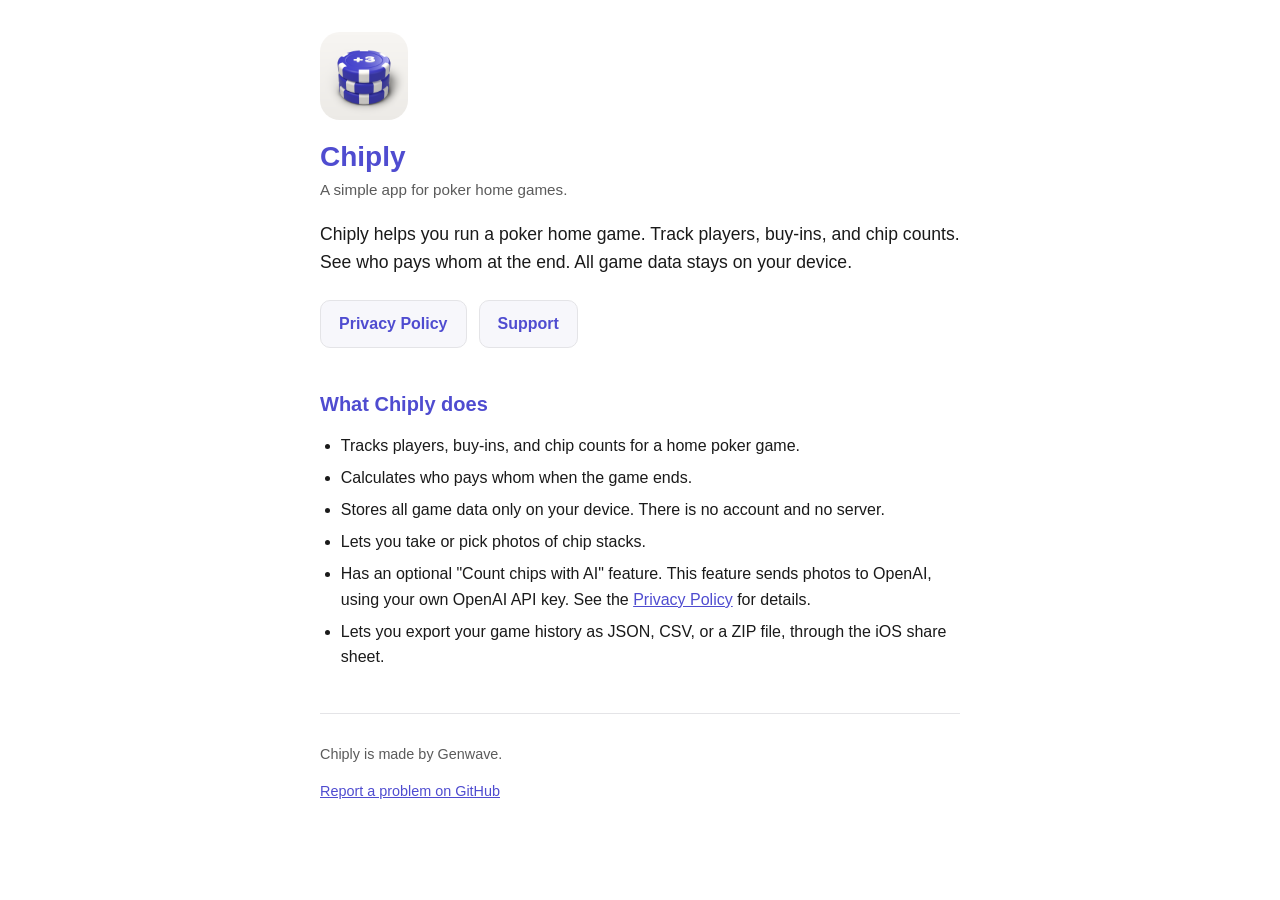
<file: index.html>
<!doctype html>
<html lang="en">
<head>
<meta charset="utf-8">
<meta name="viewport" content="width=device-width, initial-scale=1">
<title>Chiply</title>
<meta name="description" content="Chiply is an iOS app for tracking poker home games. All game data stays on your device.">
<link rel="icon" href="icon.png">
<link rel="stylesheet" href="style.css">
</head>
<body>
<main>
<img src="icon.png" alt="Chiply app icon" class="icon">
<h1>Chiply</h1>
<p class="meta">A simple app for poker home games.</p>

<p class="intro">Chiply helps you run a poker home game. Track players, buy-ins, and chip counts. See who pays whom at the end. All game data stays on your device.</p>

<div class="links">
<a href="privacy.html">Privacy Policy</a>
<a href="support.html">Support</a>
</div>

<h2>What Chiply does</h2>
<ul>
<li>Tracks players, buy-ins, and chip counts for a home poker game.</li>
<li>Calculates who pays whom when the game ends.</li>
<li>Stores all game data only on your device. There is no account and no server.</li>
<li>Lets you take or pick photos of chip stacks.</li>
<li>Has an optional "Count chips with AI" feature. This feature sends photos to OpenAI, using your own OpenAI API key. See the <a href="privacy.html">Privacy Policy</a> for details.</li>
<li>Lets you export your game history as JSON, CSV, or a ZIP file, through the iOS share sheet.</li>
</ul>

<footer>
<p>Chiply is made by Genwave.</p>
<p><a href="https://github.com/GenWaveLLC/chiply-site/issues">Report a problem on GitHub</a></p>
</footer>
</main>
</body>
</html>
</file>
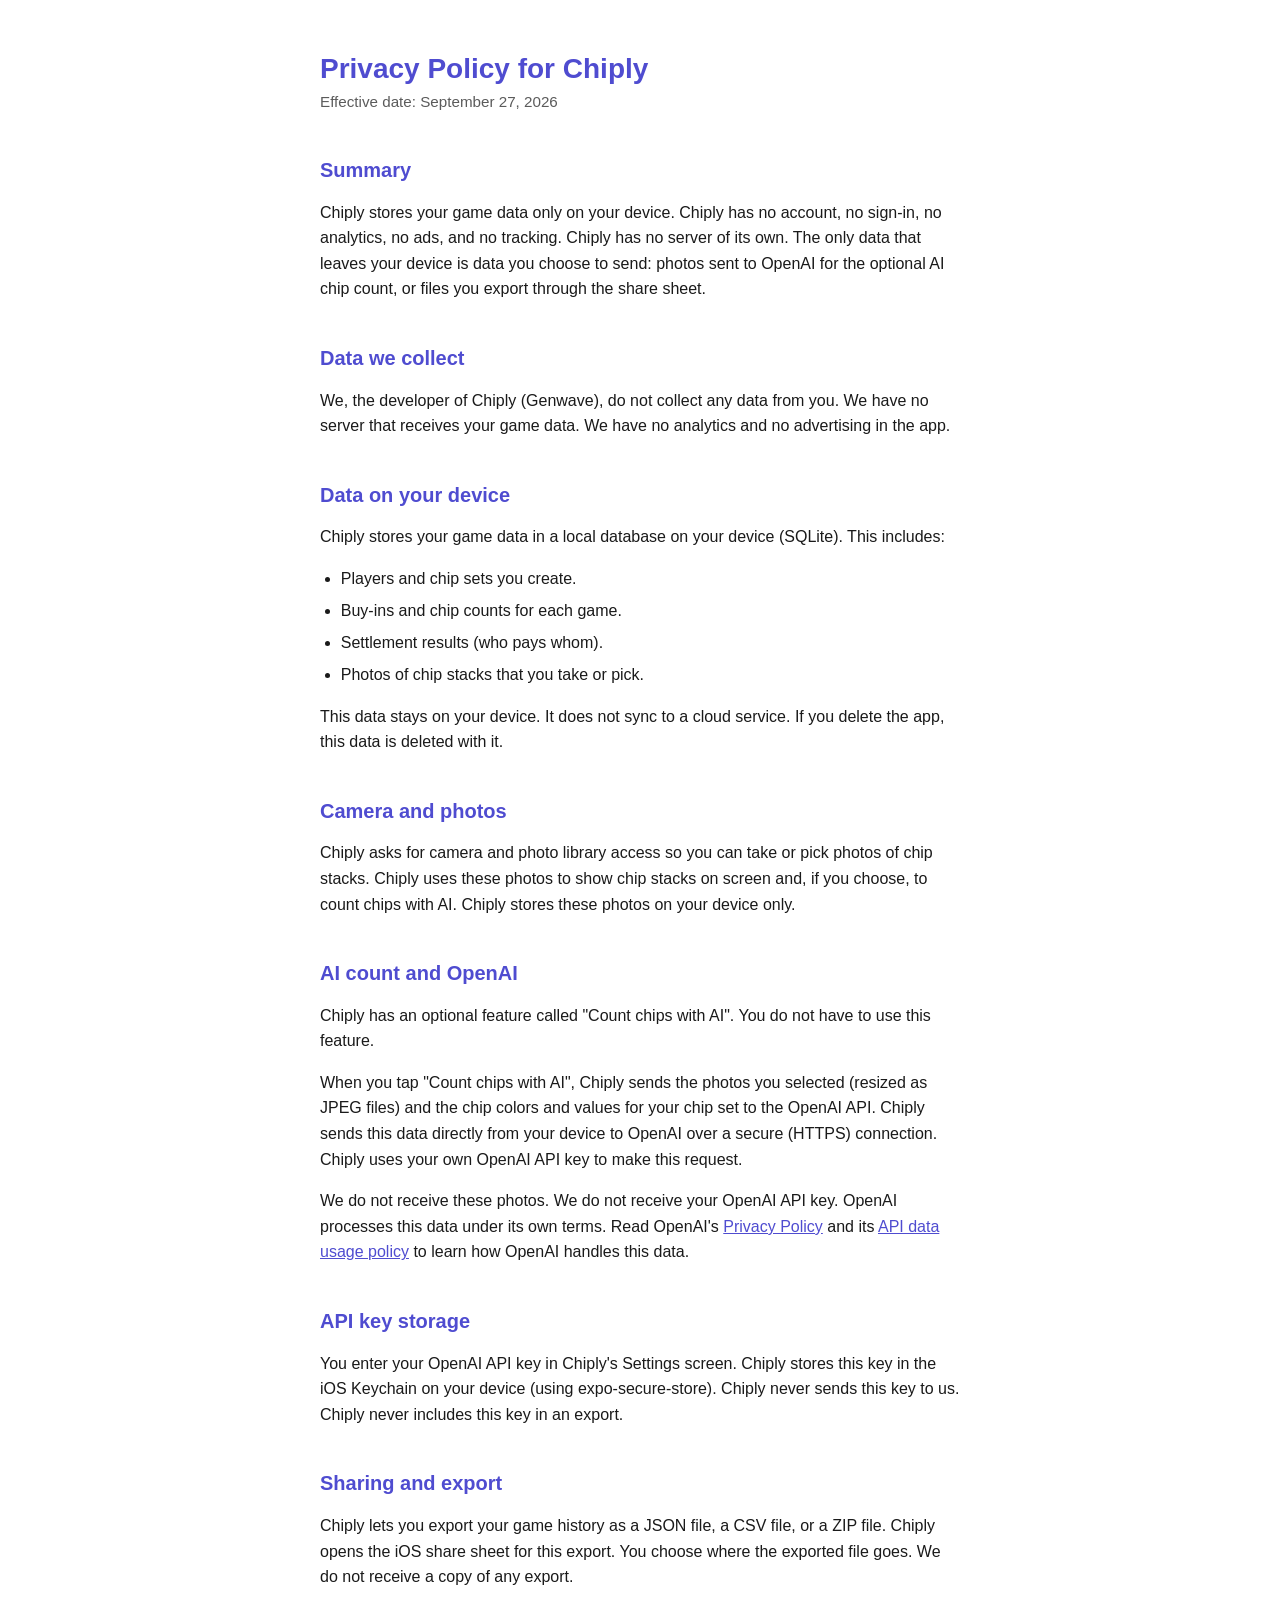
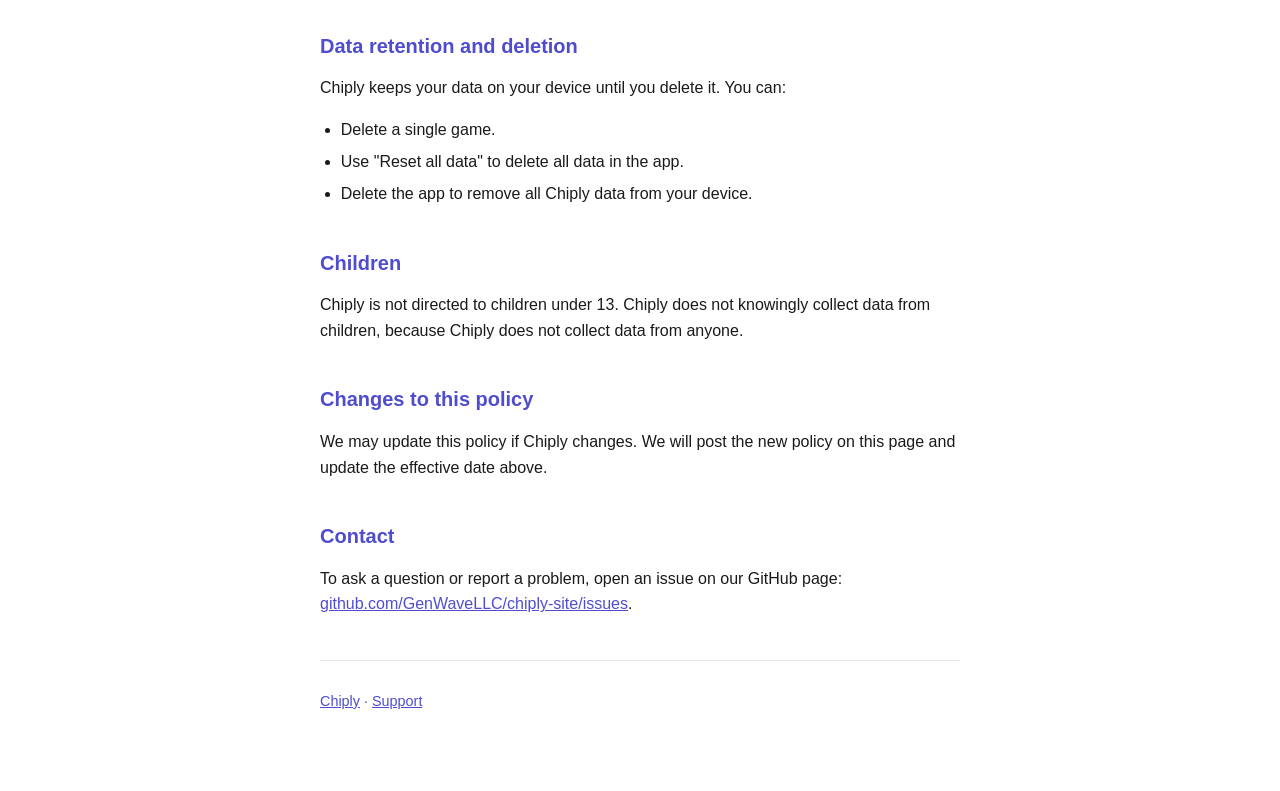
<file: privacy.html>
<!doctype html>
<html lang="en">
<head>
<meta charset="utf-8">
<meta name="viewport" content="width=device-width, initial-scale=1">
<title>Chiply Privacy Policy</title>
<meta name="description" content="Privacy policy for the Chiply iOS app.">
<link rel="icon" href="icon.png">
<link rel="stylesheet" href="style.css">
</head>
<body>
<main>
<h1>Privacy Policy for Chiply</h1>
<p class="meta">Effective date: September 27, 2026</p>

<h2>Summary</h2>
<p>Chiply stores your game data only on your device. Chiply has no account, no sign-in, no analytics, no ads, and no tracking. Chiply has no server of its own. The only data that leaves your device is data you choose to send: photos sent to OpenAI for the optional AI chip count, or files you export through the share sheet.</p>

<h2>Data we collect</h2>
<p>We, the developer of Chiply (Genwave), do not collect any data from you. We have no server that receives your game data. We have no analytics and no advertising in the app.</p>

<h2>Data on your device</h2>
<p>Chiply stores your game data in a local database on your device (SQLite). This includes:</p>
<ul>
<li>Players and chip sets you create.</li>
<li>Buy-ins and chip counts for each game.</li>
<li>Settlement results (who pays whom).</li>
<li>Photos of chip stacks that you take or pick.</li>
</ul>
<p>This data stays on your device. It does not sync to a cloud service. If you delete the app, this data is deleted with it.</p>

<h2>Camera and photos</h2>
<p>Chiply asks for camera and photo library access so you can take or pick photos of chip stacks. Chiply uses these photos to show chip stacks on screen and, if you choose, to count chips with AI. Chiply stores these photos on your device only.</p>

<h2>AI count and OpenAI</h2>
<p>Chiply has an optional feature called "Count chips with AI". You do not have to use this feature.</p>
<p>When you tap "Count chips with AI", Chiply sends the photos you selected (resized as JPEG files) and the chip colors and values for your chip set to the OpenAI API. Chiply sends this data directly from your device to OpenAI over a secure (HTTPS) connection. Chiply uses your own OpenAI API key to make this request.</p>
<p>We do not receive these photos. We do not receive your OpenAI API key. OpenAI processes this data under its own terms. Read OpenAI's <a href="https://openai.com/policies/privacy-policy/">Privacy Policy</a> and its <a href="https://openai.com/enterprise-privacy/">API data usage policy</a> to learn how OpenAI handles this data.</p>

<h2>API key storage</h2>
<p>You enter your OpenAI API key in Chiply's Settings screen. Chiply stores this key in the iOS Keychain on your device (using expo-secure-store). Chiply never sends this key to us. Chiply never includes this key in an export.</p>

<h2>Sharing and export</h2>
<p>Chiply lets you export your game history as a JSON file, a CSV file, or a ZIP file. Chiply opens the iOS share sheet for this export. You choose where the exported file goes. We do not receive a copy of any export.</p>

<h2>Data retention and deletion</h2>
<p>Chiply keeps your data on your device until you delete it. You can:</p>
<ul>
<li>Delete a single game.</li>
<li>Use "Reset all data" to delete all data in the app.</li>
<li>Delete the app to remove all Chiply data from your device.</li>
</ul>

<h2>Children</h2>
<p>Chiply is not directed to children under 13. Chiply does not knowingly collect data from children, because Chiply does not collect data from anyone.</p>

<h2>Changes to this policy</h2>
<p>We may update this policy if Chiply changes. We will post the new policy on this page and update the effective date above.</p>

<h2>Contact</h2>
<p>To ask a question or report a problem, open an issue on our GitHub page: <a href="https://github.com/GenWaveLLC/chiply-site/issues">github.com/GenWaveLLC/chiply-site/issues</a>.</p>

<footer>
<p><a href="index.html">Chiply</a> · <a href="support.html">Support</a></p>
</footer>
</main>
</body>
</html>
</file>
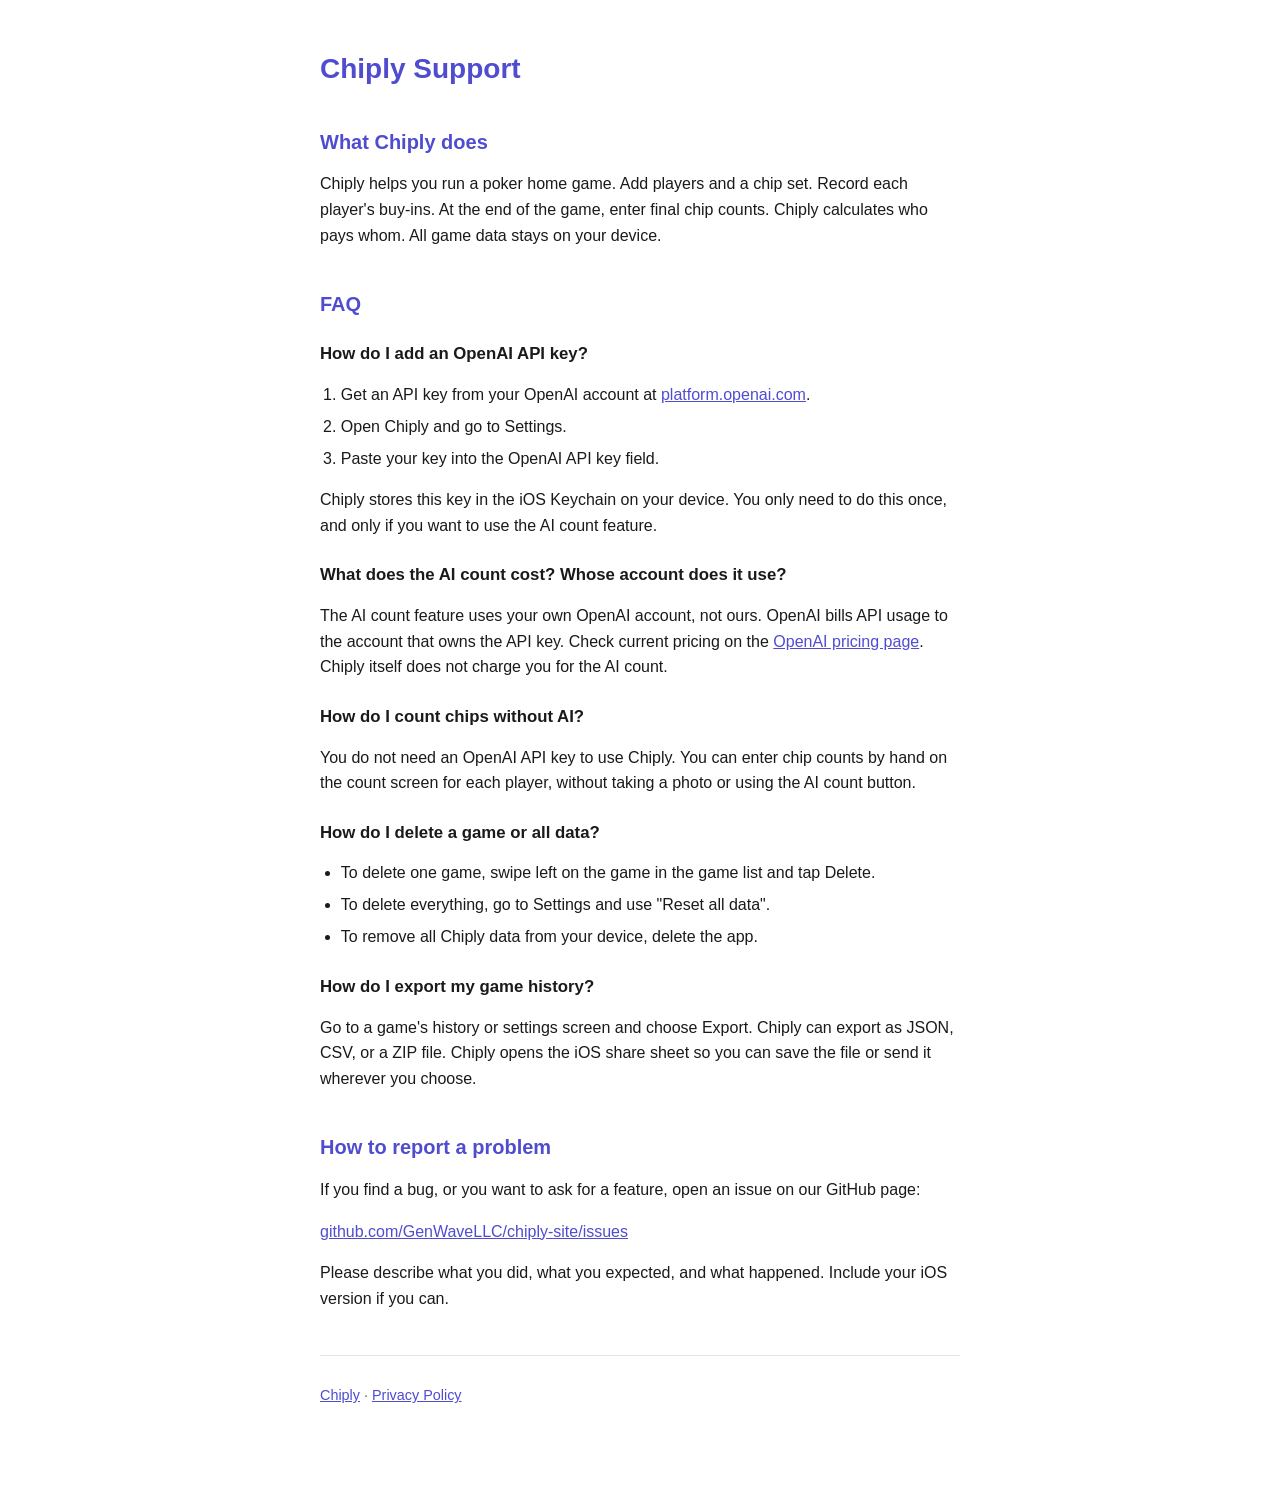
<file: support.html>
<!doctype html>
<html lang="en">
<head>
<meta charset="utf-8">
<meta name="viewport" content="width=device-width, initial-scale=1">
<title>Chiply Support</title>
<meta name="description" content="Support and FAQ for the Chiply iOS app.">
<link rel="icon" href="icon.png">
<link rel="stylesheet" href="style.css">
</head>
<body>
<main>
<h1>Chiply Support</h1>

<h2>What Chiply does</h2>
<p>Chiply helps you run a poker home game. Add players and a chip set. Record each player's buy-ins. At the end of the game, enter final chip counts. Chiply calculates who pays whom. All game data stays on your device.</p>

<h2>FAQ</h2>

<h3>How do I add an OpenAI API key?</h3>
<ol>
<li>Get an API key from your OpenAI account at <a href="https://platform.openai.com/">platform.openai.com</a>.</li>
<li>Open Chiply and go to Settings.</li>
<li>Paste your key into the OpenAI API key field.</li>
</ol>
<p>Chiply stores this key in the iOS Keychain on your device. You only need to do this once, and only if you want to use the AI count feature.</p>

<h3>What does the AI count cost? Whose account does it use?</h3>
<p>The AI count feature uses your own OpenAI account, not ours. OpenAI bills API usage to the account that owns the API key. Check current pricing on the <a href="https://openai.com/api/pricing/">OpenAI pricing page</a>. Chiply itself does not charge you for the AI count.</p>

<h3>How do I count chips without AI?</h3>
<p>You do not need an OpenAI API key to use Chiply. You can enter chip counts by hand on the count screen for each player, without taking a photo or using the AI count button.</p>

<h3>How do I delete a game or all data?</h3>
<ul>
<li>To delete one game, swipe left on the game in the game list and tap Delete.</li>
<li>To delete everything, go to Settings and use "Reset all data".</li>
<li>To remove all Chiply data from your device, delete the app.</li>
</ul>

<h3>How do I export my game history?</h3>
<p>Go to a game's history or settings screen and choose Export. Chiply can export as JSON, CSV, or a ZIP file. Chiply opens the iOS share sheet so you can save the file or send it wherever you choose.</p>

<h2>How to report a problem</h2>
<p>If you find a bug, or you want to ask for a feature, open an issue on our GitHub page:</p>
<p><a href="https://github.com/GenWaveLLC/chiply-site/issues">github.com/GenWaveLLC/chiply-site/issues</a></p>
<p>Please describe what you did, what you expected, and what happened. Include your iOS version if you can.</p>

<footer>
<p><a href="index.html">Chiply</a> · <a href="privacy.html">Privacy Policy</a></p>
</footer>
</main>
</body>
</html>
</file>
<file: style.css>
:root {
  --bg: #ffffff;
  --fg: #1a1a1a;
  --muted: #5b5b5b;
  --accent: #4F4CD0;
  --border: #e4e4e7;
  --card-bg: #f7f7fb;
}

@media (prefers-color-scheme: dark) {
  :root {
    --bg: #121214;
    --fg: #ededed;
    --muted: #a8a8ad;
    --accent: #9a98ff;
    --border: #2c2c30;
    --card-bg: #1c1c1f;
  }
}

* {
  box-sizing: border-box;
}

html {
  -webkit-text-size-adjust: 100%;
}

body {
  margin: 0;
  background: var(--bg);
  color: var(--fg);
  font-family: -apple-system, BlinkMacSystemFont, "Segoe UI", Roboto, Helvetica, Arial, sans-serif;
  line-height: 1.6;
}

main {
  max-width: 680px;
  margin: 0 auto;
  padding: 32px 20px 64px;
}

h1, h2, h3 {
  color: var(--accent);
  line-height: 1.25;
}

h1 {
  font-size: 1.75rem;
  margin-bottom: 4px;
}

h2 {
  font-size: 1.25rem;
  margin-top: 2.2em;
}

h3 {
  font-size: 1.05rem;
  margin-top: 1.6em;
  color: var(--fg);
}

a {
  color: var(--accent);
  text-decoration: underline;
}

a:hover {
  text-decoration: none;
}

.meta {
  color: var(--muted);
  font-size: 0.95rem;
  margin-top: 0;
}

.icon {
  width: 88px;
  height: 88px;
  border-radius: 20px;
  display: block;
  margin: 0 0 16px;
}

.intro {
  font-size: 1.1rem;
}

.links {
  display: flex;
  gap: 12px;
  flex-wrap: wrap;
  margin: 24px 0;
}

.links a {
  display: inline-block;
  padding: 10px 18px;
  border-radius: 10px;
  background: var(--card-bg);
  border: 1px solid var(--border);
  text-decoration: none;
  font-weight: 600;
}

.links a:hover {
  border-color: var(--accent);
}

.card {
  background: var(--card-bg);
  border: 1px solid var(--border);
  border-radius: 12px;
  padding: 16px 20px;
  margin: 16px 0;
}

footer {
  margin-top: 3em;
  padding-top: 1em;
  border-top: 1px solid var(--border);
  color: var(--muted);
  font-size: 0.9rem;
}

ul, ol {
  padding-left: 1.3em;
}

li {
  margin-bottom: 0.4em;
}
</file>
